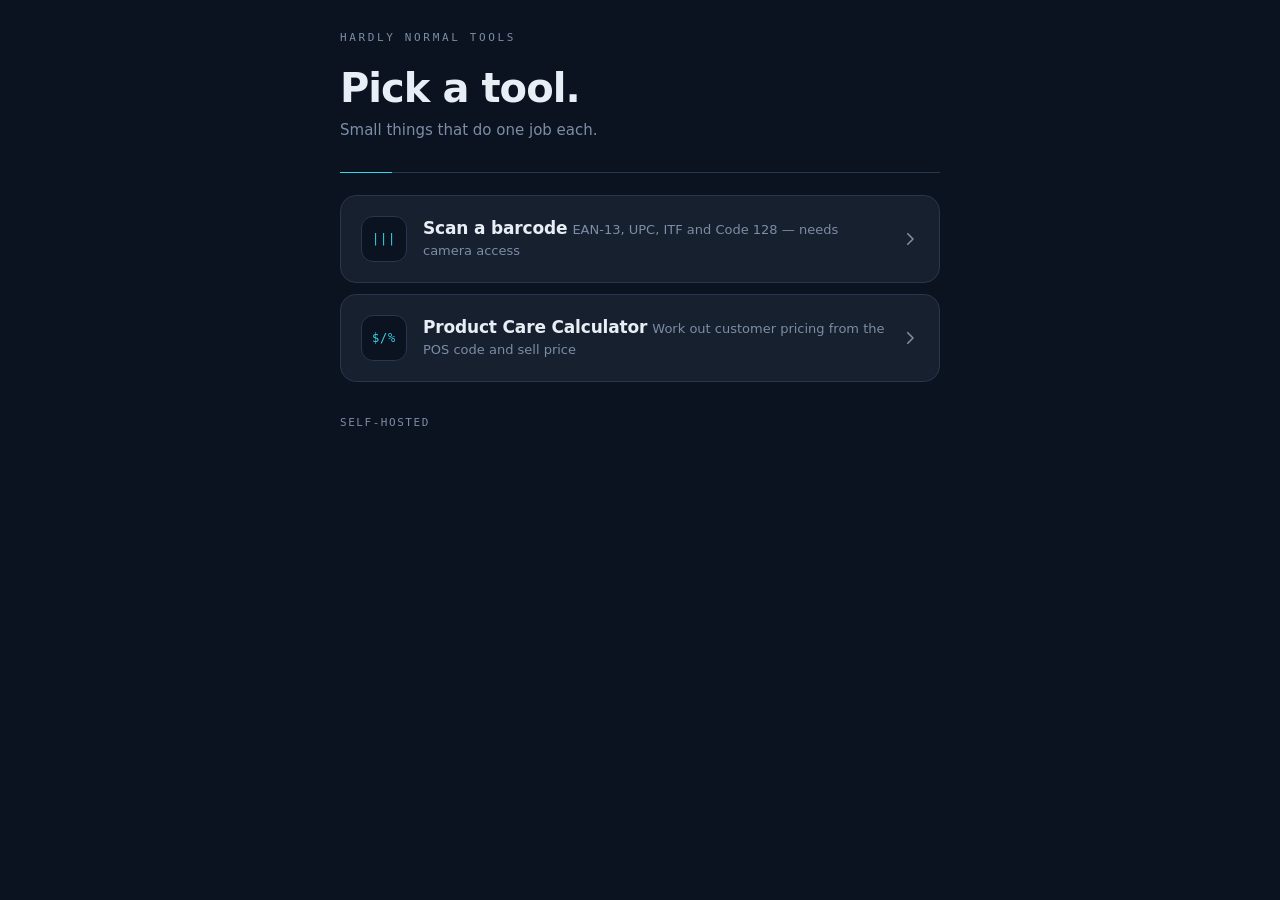
<file: index.html>
<!DOCTYPE html>
<html lang="en">
<head>
<meta charset="utf-8">
<meta name="viewport" content="width=device-width, initial-scale=1, viewport-fit=cover">
<meta name="theme-color" content="#0B1220">
<title>Hardly Normal Tools</title>
<link rel="stylesheet" href="/assets/app.css">
<link rel="manifest" href="/assets/manifest.webmanifest">
<link rel="icon" href="/assets/icons/icon-192.png" type="image/png">
<link rel="apple-touch-icon" href="/assets/icons/apple-touch-icon.png">
<meta name="apple-mobile-web-app-title" content="Hardly Normal Tools">
<!-- Deliberately no apple-mobile-web-app-capable: iOS's standalone mode has a
     long-standing WebKit bug (215884) that re-prompts for camera permission
     on navigation. Staying a normal Safari tab keeps camera access reliable,
     which matters a lot more here than a chromeless window. -->
</head>
<body>
<main class="shell">

  <span class="eyebrow">Hardly Normal Tools</span>
  <h1>Pick a tool.</h1>
  <p class="lede">Small things that do one job each.</p>

  <div class="rule"></div>

  <nav class="tiles">

    <a class="tile" href="/scan/">
      <span class="glyph">|||</span>
      <span class="body">
        <span class="name">Scan a barcode</span>
        <span class="desc">EAN-13, UPC, ITF and Code 128 — needs camera access</span>
      </span>
      <svg class="chev" viewBox="0 0 24 24"><path d="M9 5l7 7-7 7" stroke-linecap="round" stroke-linejoin="round"/></svg>
    </a>

    <a class="tile" href="/care-calc/">
      <span class="glyph">$/%</span>
      <span class="body">
        <span class="name">Product Care Calculator</span>
        <span class="desc">Work out customer pricing from the POS code and sell price</span>
      </span>
      <svg class="chev" viewBox="0 0 24 24"><path d="M9 5l7 7-7 7" stroke-linecap="round" stroke-linejoin="round"/></svg>
    </a>

    <!-- Copy the block above to add a tool. Change href, glyph, name, desc. -->

  </nav>

  <p class="foot">Self-hosted</p>

</main>
<script>if ("serviceWorker" in navigator) navigator.serviceWorker.register("/sw.js");</script>
</body>
</html>
</file>
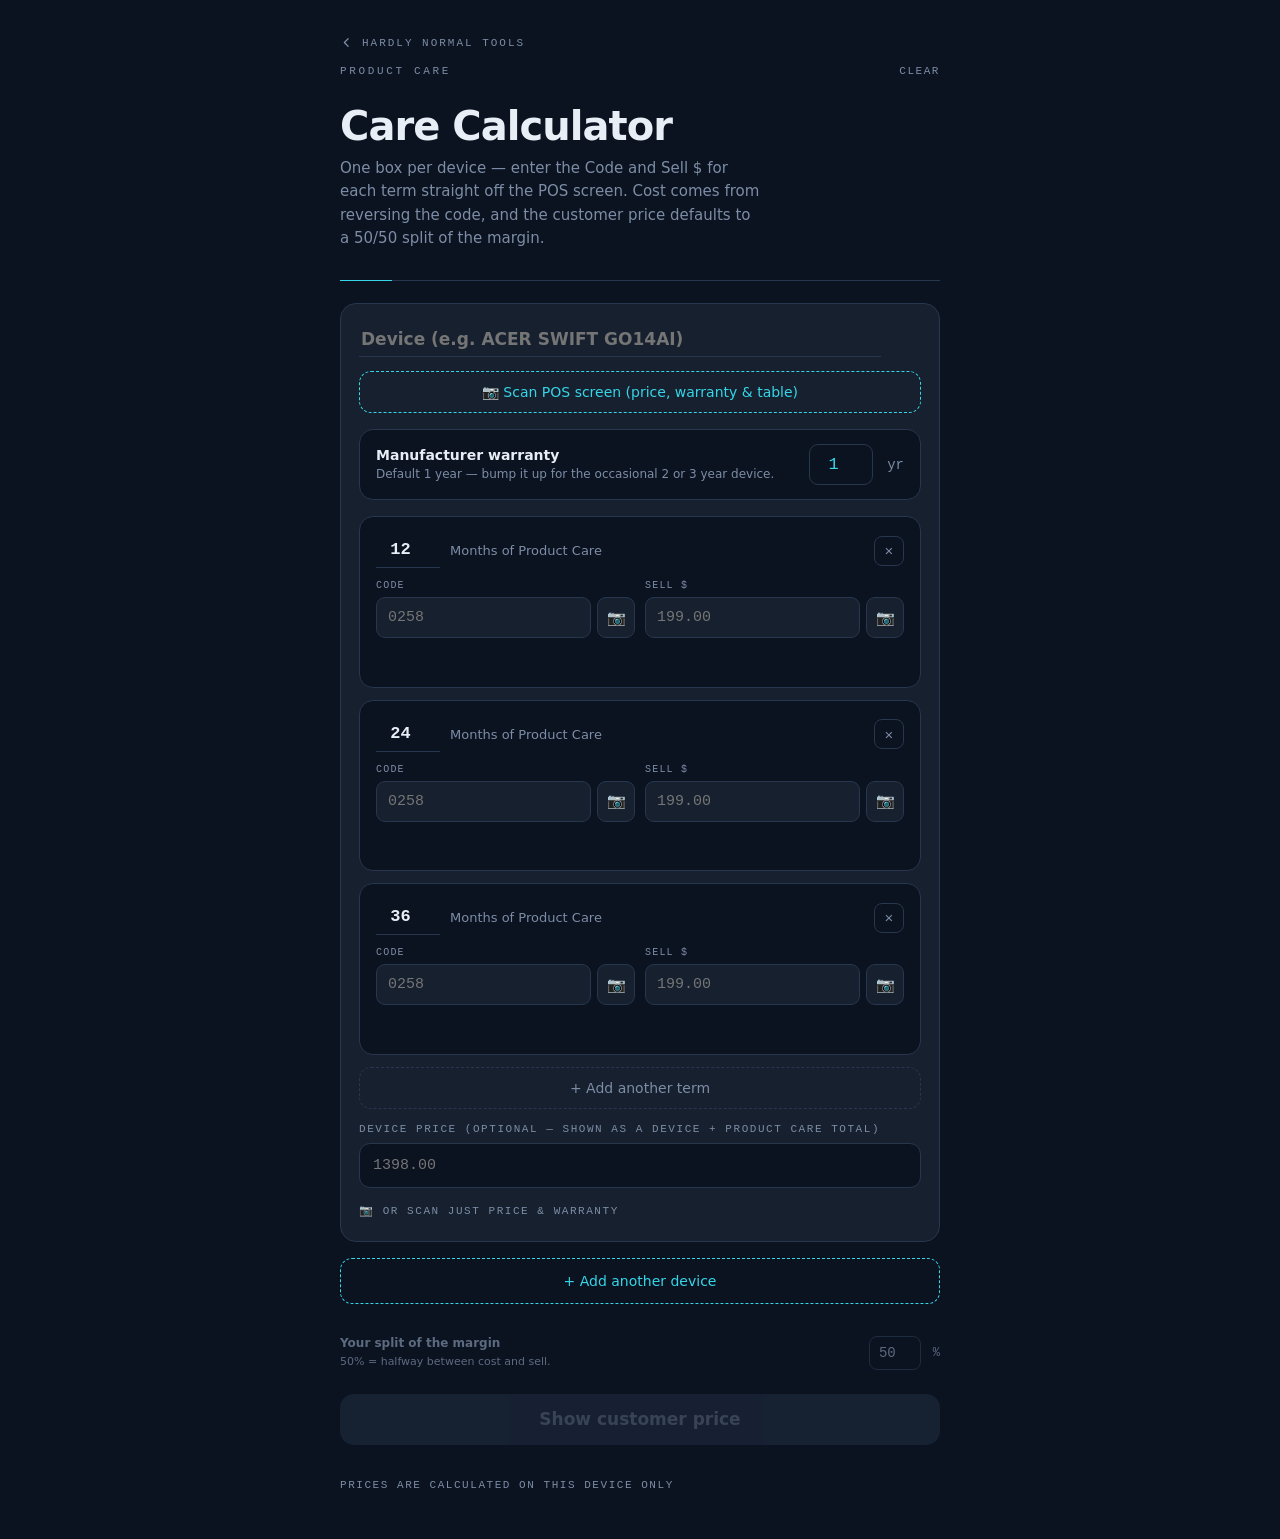
<file: care-calc/index.html>
<!DOCTYPE html>
<html lang="en">
<head>
<meta charset="utf-8">
<meta name="viewport" content="width=device-width, initial-scale=1, viewport-fit=cover">
<meta name="theme-color" content="#0B1220">
<title>Product Care Calculator — Hardly Normal Tools</title>
<link rel="stylesheet" href="/assets/app.css">
<link rel="manifest" href="/assets/manifest.webmanifest">
<link rel="icon" href="/assets/icons/icon-192.png" type="image/png">
<link rel="apple-touch-icon" href="/assets/icons/apple-touch-icon.png">
<meta name="apple-mobile-web-app-title" content="Hardly Normal Tools">
<!-- Deliberately no apple-mobile-web-app-capable: see index.html for why. -->
<style>
  /* --- form controls, scoped to this page --- */
  label.f{display:block;font-family:var(--mono);font-size:11px;letter-spacing:.14em;
    text-transform:uppercase;color:var(--muted);margin:0 0 8px}
  input.line{width:100%;padding:13px;border-radius:11px;border:1px solid var(--edge);
    background:var(--ink-lift);color:var(--paper);font-family:var(--mono);font-size:15px}
  .field{margin-bottom:20px}

  .splitrow{display:flex;align-items:center;gap:14px;background:var(--ink-lift);
    border:1px solid var(--edge);border-radius:14px;padding:14px 16px;margin-bottom:20px}
  .splitrow .txt{flex:1}
  .splitrow .txt b{display:block;font-size:14px;font-weight:600}
  .splitrow .txt span{color:var(--muted);font-size:12px;line-height:1.4}
  .splitrow input{width:64px;flex:none;padding:10px 0;border-radius:9px;border:1px solid var(--edge);
    background:var(--ink);color:var(--live);font-family:var(--mono);font-size:17px;text-align:center}
  .splitrow .pct{color:var(--muted);font-family:var(--mono);font-size:14px;flex:none}

  /* One box per device — holds its own warranty, its Product Care term
     rows, and (optionally) the device's own price at the bottom. Nested
     controls inside are given the darker --ink background rather than
     re-using --ink-lift, so they read as "inside" the device card instead
     of floating at the same visual weight. */
  .devicecard{background:var(--ink-lift);border:1px solid var(--edge);border-radius:16px;
    padding:18px;margin-bottom:16px}
  .devicecard .devhead{display:flex;align-items:center;gap:10px;margin-bottom:14px}
  .devicecard .devhead input{flex:1;min-width:0;background:transparent;border:0;
    border-bottom:1px solid var(--edge);color:var(--paper);font:600 17px/1.3 var(--sans);
    padding:6px 2px}
  .devicecard .splitrow{background:var(--ink);margin-bottom:16px}
  .devicecard input.line{background:var(--ink)}

  .rmv{flex:none;width:30px;height:30px;border-radius:8px;border:1px solid var(--edge);
    background:transparent;color:var(--muted);font-size:15px;line-height:1;cursor:pointer}
  .rmv:active{transform:scale(.94)}

  .rowcard{background:var(--ink);border:1px solid var(--edge);border-radius:14px;
    padding:16px;margin-bottom:12px}
  .rowcard .rowhead{display:flex;align-items:center;gap:10px;margin-bottom:12px}
  .rowcard .rowhead .months{flex:none;width:64px;background:transparent;border:0;
    border-bottom:1px solid var(--edge);color:var(--paper);font:600 17px/1.3 var(--mono);
    padding:6px 2px;text-align:center}
  .rowcard .rowhead .monthslabel{flex:1;min-width:0;color:var(--muted);font-size:13px}
  .rowcard .rowgrid{display:grid;grid-template-columns:1fr 1fr;gap:10px}
  .rowcard .rowgrid div label{display:block;font-family:var(--mono);font-size:10px;
    letter-spacing:.12em;text-transform:uppercase;color:var(--muted);margin-bottom:6px}
  .rowcard .rowgrid input{width:100%;padding:11px;border-radius:9px;border:1px solid var(--edge);
    background:var(--ink-lift);color:var(--paper);font-family:var(--mono);font-size:15px}
  .inputrow{display:flex;gap:6px}
  .inputrow input{flex:1;min-width:0}
  .ocrmini{flex:none;width:38px;border-radius:9px;border:1px solid var(--edge);
    background:var(--ink-lift);color:var(--muted);font-size:15px;cursor:pointer;
    display:grid;place-items:center}
  .ocrmini:active{transform:scale(.94)}
  /* The cost/margin readout, deliberately the least visually prominent
     thing on the page (small, muted, bottom of its row) — see CLAUDE.md /
     the "don't want it to be obvious" request this was built for. */
  .rowcard .calc{margin-top:12px;font-family:var(--mono);font-size:12px;color:var(--muted);
    line-height:1.7;min-height:1.7em}
  .rowcard .calc b{color:var(--live);font-weight:600}
  .rowcard .calc.warn{color:var(--warn)}

  .addbtn{width:100%;padding:13px;border-radius:12px;border:1px dashed var(--edge);
    background:transparent;color:var(--muted);font:500 14px/1 var(--sans);cursor:pointer;
    margin-bottom:14px}
  .addbtn:active{transform:scale(.99)}
  .addbtn.device{margin-bottom:24px;padding:15px;color:var(--live);border-color:var(--live)}
  .addbtn.scanTable{margin-bottom:16px;color:var(--live);border-color:var(--live)}

  .primary{display:block;width:100%;padding:17px;border:0;border-radius:14px;
    background:var(--live);color:#07202B;font:600 17px/1 var(--sans);cursor:pointer}
  .primary:active{transform:scale(.985)}
  .primary:disabled{opacity:.4;background:var(--edge);color:var(--muted)}

  .clearlink{font-family:var(--mono);font-size:11px;letter-spacing:.14em;text-transform:uppercase;
    color:var(--muted);background:none;border:0;cursor:pointer;padding:6px 0}
  .clearlink:active{color:var(--warn)}
  .scanHeader{display:block;margin-top:2px}
  .headrow{display:flex;align-items:baseline;justify-content:space-between;gap:12px}

  /* The margin-split control, moved to the bottom of the page and styled
     down on purpose (no card, no colour) — this is the "margin box" that
     shouldn't be the obvious/prominent thing on screen. Still fully
     functional, just visually quiet. */
  .marginbox{display:flex;align-items:center;gap:12px;margin:8px 0 24px;opacity:.72}
  .marginbox .txt{flex:1}
  .marginbox .txt b{display:block;font-size:12px;font-weight:600;color:var(--muted)}
  .marginbox .txt span{color:var(--muted);font-size:11px;line-height:1.4}
  .marginbox input{width:52px;flex:none;padding:8px 0;border-radius:8px;border:1px solid var(--edge);
    background:transparent;color:var(--muted);font-family:var(--mono);font-size:14px;text-align:center}
  .marginbox .pct{color:var(--muted);font-family:var(--mono);font-size:12px;flex:none}

  /* --- customer-facing view --- */
  #customerView{display:none}
  #customerView.open{display:block}
  #editView.hidden{display:none}
  .devSection:first-of-type .devTitle{margin-top:0}
  .devTitle{font-size:16px;font-weight:600;letter-spacing:-.01em;margin:28px 0 12px}
  /* Cards are tappable: staff taps whichever one the customer says they
     want, so it stays visibly highlighted as a "that one" reminder — see
     the click handler in showCustomerView(). */
  .priceCard{position:relative;background:var(--ink-lift);border:1px solid var(--edge);
    border-radius:18px;padding:26px 22px;margin-bottom:14px;text-align:center;cursor:pointer;
    transition:border-color .15s ease, background .15s ease, transform .1s ease}
  .priceCard:active{transform:scale(.99)}
  .priceCard.selected{border-color:var(--live);background:#132233;
    box-shadow:0 0 0 2px rgba(53,214,232,.28)}
  .priceCard .check{display:none;position:absolute;top:14px;right:14px;width:24px;height:24px;
    border-radius:50%;background:var(--live);color:#07202B;font:700 14px/24px var(--sans)}
  .priceCard.selected .check{display:block}
  .priceCard .title{font-size:13px;line-height:1.5;color:var(--muted);margin-bottom:16px}
  .priceCard .was{font-family:var(--mono);font-size:15px;color:var(--muted);
    text-decoration:line-through;text-decoration-color:var(--edge)}
  .priceCard .price{font-size:clamp(36px,11vw,54px);font-weight:700;letter-spacing:-.02em;
    color:var(--live);margin-top:4px}
  .priceCard .save{display:inline-block;margin-top:12px;padding:7px 14px;border-radius:999px;
    background:rgba(53,214,232,.12);color:var(--live);font-family:var(--mono);font-size:12px;
    letter-spacing:.05em}
  .priceCard .withdevice{margin-top:14px;padding-top:14px;border-top:1px solid var(--edge);
    font-family:var(--mono);font-size:12px;color:var(--muted)}
  .priceCard .withdevice b{color:var(--paper);font-weight:600}
  #custEmpty{color:var(--muted);font-size:14px;padding:30px 0;text-align:center}

  /* --- OCR capture overlay (per-field: Code or Sell $) ---
     Same shape as /scan/'s camera+Tesseract flow (crop a band, recognize,
     show an editable result before it's used) but simplified to a single
     manual "capture" tap rather than a continuous decode loop, and scoped
     to one field per open rather than the whole page. See CLAUDE.md notes
     on /scan/'s OCR path for the lazy-load and crop-vs-reticle caveats,
     which apply here too. */
  #ocrStage{position:fixed;inset:0;z-index:50;display:none;background:#000}
  #ocrStage.open{display:block}
  #ocrCam{position:fixed;inset:0;background:#000}
  #ocrVideo{width:100%;height:100%;object-fit:cover;display:block}
  #ocrVeil{position:fixed;inset:0;pointer-events:none;z-index:2;
    background:radial-gradient(ellipse 74% 20% at 50% 42%, transparent 55%, rgba(11,18,32,.82) 100%)}
  #ocrReticle{position:fixed;left:50%;top:42%;transform:translate(-50%,-50%);z-index:3;
    width:min(72vw,340px);height:78px;border:2.5px solid var(--live);border-radius:12px;
    pointer-events:none}
  /* Wider/taller box for the whole-panel capture — sized to frame the
     Sell Price / Manufacturer Warranty lines *and* all of the "Available
     product protection offer" rows in one shot, matched by
     ocrCropFrame()'s wFrac/hFrac when ocrMode is "table". */
  #ocrReticle.table{width:min(92vw,480px);height:300px}
  /* Tighter box for the dedicated Sell Price/Warranty-only capture — a
     smaller crop of just those 2 lines gives Tesseract more effective
     resolution on that (smaller, harder-to-read) text than trying to fit
     it plus the whole term table in one shot. */
  #ocrReticle.header{width:min(85vw,400px);height:130px}
  #ocrTop{position:fixed;top:0;left:0;right:0;z-index:6;
    display:flex;align-items:center;justify-content:space-between;
    padding:calc(env(safe-area-inset-top) + 10px) 16px 14px;
    background:linear-gradient(180deg,rgba(11,18,32,.92),transparent)}
  #ocrTop .clearlink{padding:8px 4px}
  #ocrState{font-family:var(--mono);font-size:12px;letter-spacing:.08em;color:var(--live)}
  #ocrShutter{position:fixed;left:50%;bottom:calc(env(safe-area-inset-bottom) + 34px);
    transform:translateX(-50%);z-index:6;width:70px;height:70px;border-radius:50%;
    border:4px solid var(--paper);background:var(--live);cursor:pointer}
  #ocrShutter:active{transform:translateX(-50%) scale(.92)}
  #ocrShutter:disabled{opacity:.5}
  #ocrSheet{position:fixed;left:0;right:0;bottom:0;z-index:7;
    padding:18px 16px calc(env(safe-area-inset-bottom) + 18px);
    background:linear-gradient(180deg,rgba(11,18,32,.55),rgba(11,18,32,.97) 30%);
    border-top:1px solid var(--edge);
    transform:translateY(101%);transition:transform .24s cubic-bezier(.2,.9,.3,1)}
  #ocrSheet.up{transform:none}
  #ocrResult{font-family:var(--mono);font-size:clamp(24px,7vw,34px);letter-spacing:.03em;
    line-height:1;padding:4px 2px}
  /* Table-mode review: a compact editable list (Months/Code/Sell per
     parsed row) instead of the single-value #ocrResult — swapped via the
     "tablemode" class on #ocrSheet so one overlay/sheet serves both modes. */
  #ocrResult, #ocrRows, #ocrHeader{display:none}
  #ocrSheet:not(.tablemode):not(.headermode) #ocrResult{display:block}
  #ocrSheet.tablemode #ocrHeader, #ocrSheet.headermode #ocrHeader{display:block}
  #ocrSheet.tablemode #ocrRows{display:block;max-height:32vh;overflow-y:auto}
  .ocrRowItem{display:flex;align-items:flex-end;gap:8px;padding:10px 0;border-bottom:1px solid var(--edge)}
  .ocrRowItem:last-child{border-bottom:0}
  .ocrRowItem > div{display:flex;flex-direction:column;gap:5px}
  .ocrRowItem .m{flex:0 0 52px}
  .ocrRowItem .c{flex:1}
  .ocrRowItem .s{flex:1}
  .ocrRowItem label{font-family:var(--mono);font-size:9px;letter-spacing:.1em;
    text-transform:uppercase;color:var(--muted)}
  .ocrRowItem input{width:100%;padding:9px;border-radius:8px;border:1px solid var(--edge);
    background:var(--ink);color:var(--paper);font-family:var(--mono);font-size:14px}
  #ocrRowsEmpty{color:var(--muted);font-size:13px;padding:6px 0}
  #ocrRawToggle{display:block;margin-top:14px;padding:2px 0}
  #ocrRawText{display:none;margin-top:8px;padding:10px;background:var(--ink);
    border:1px solid var(--edge);border-radius:10px;font-family:var(--mono);font-size:11px;
    line-height:1.5;color:var(--muted);white-space:pre-wrap;max-height:22vh;overflow-y:auto}
  #ocrRawText.open{display:block}
  #ocrUse{display:block;width:100%;margin-top:16px;padding:16px;border:0;border-radius:14px;
    background:var(--lock);color:#07200F;font:600 16px/1 var(--sans);cursor:pointer}
  #ocrRetry{display:block;width:100%;margin-top:9px;padding:12px;border:1px solid var(--edge);
    border-radius:14px;background:transparent;color:var(--muted);font:500 14px/1 var(--sans);
    cursor:pointer}
  #ocrFatal{position:fixed;inset:0;z-index:8;display:none;place-items:center;padding:32px;
    text-align:center;background:var(--ink);font-size:15px;line-height:1.6}
</style>
</head>
<body>
<main class="shell">

  <section id="editView">
    <a class="back" href="/">
      <svg viewBox="0 0 24 24"><path d="M15 5l-7 7 7 7" stroke-linecap="round" stroke-linejoin="round"/></svg>
      Hardly Normal Tools
    </a>

    <div class="headrow">
      <span class="eyebrow">Product Care</span>
      <button class="clearlink" id="clearBtn">Clear</button>
    </div>
    <h1>Care Calculator</h1>
    <p class="lede">One box per device — enter the Code and Sell $ for each term straight
      off the POS screen. Cost comes from reversing the code, and the customer price
      defaults to a 50/50 split of the margin.</p>

    <div class="rule"></div>

    <div id="devices"></div>
    <button class="addbtn device" id="addDevice">+ Add another device</button>

    <div class="marginbox">
      <div class="txt">
        <b>Your split of the margin</b>
        <span>50% = halfway between cost and sell.</span>
      </div>
      <input id="split" type="number" inputmode="decimal" min="0" max="100" step="1" value="50">
      <span class="pct">%</span>
    </div>

    <button class="primary" id="showCust" disabled>Show customer price</button>
  </section>

  <section id="customerView">
    <!-- Deliberately only one "back to edit" control, small and up here —
         a customer holding/looking at the phone could tap a big bottom
         button by accident while this screen is meant for them to read. -->
    <button class="clearlink" id="backBtn">
      &larr; Back to edit
    </button>
    <span class="eyebrow" style="display:block;margin-top:18px">Product Care</span>
    <h1>Your options</h1>
    <div class="rule"></div>
    <div id="custRows"></div>
    <div id="custEmpty">No terms entered yet — go back and fill in a code and sell price.</div>
  </section>

  <p class="foot">Prices are calculated on this device only</p>

</main>

<!-- OCR capture overlay, shared by every "scan this number" button — see
     openOcr()/closeOcr() below. Hidden until a row's camera button opens it. -->
<div id="ocrStage">
  <div id="ocrCam"><video id="ocrVideo" playsinline muted autoplay></video></div>
  <div id="ocrVeil"></div>
  <div id="ocrReticle"></div>
  <header id="ocrTop">
    <button class="clearlink" id="ocrCancel">&larr; Cancel</button>
    <span id="ocrState">starting</span>
  </header>
  <button id="ocrShutter" title="Capture"></button>
  <section id="ocrSheet">
    <div id="ocrResult" contenteditable="true" spellcheck="false" autocapitalize="off"></div>
    <div id="ocrHeader"></div>
    <div id="ocrRows"></div>
    <!-- Temporary diagnostic, same idea as /scan/'s #dbg readout — lets a
         missed row/field be diagnosed from the actual OCR text next time,
         instead of guessing. Safe to remove once table OCR is reliable. -->
    <button type="button" class="clearlink" id="ocrRawToggle">Show raw text read</button>
    <pre id="ocrRawText"></pre>
    <button id="ocrUse">Use this</button>
    <button id="ocrRetry">Retry</button>
  </section>
  <div id="ocrFatal"></div>
</div>

<script>
if ("serviceWorker" in navigator) navigator.serviceWorker.register("/sw.js");

const $ = s => document.querySelector(s);
const devicesEl = $("#devices"), addDeviceBtn = $("#addDevice"),
      showCustBtn = $("#showCust"), splitEl = $("#split"),
      editView = $("#editView"), custView = $("#customerView"),
      custRows = $("#custRows"), custEmpty = $("#custEmpty");

const STORE_KEY = "cc.state";

function uid(){ return Math.random().toString(36).slice(2, 9); }

// Product Care terms are sold in months (matches the "- 062 12 MTHS" /
// "24 MTHS" / "36 MTHS" naming on the POS screen), so rows track months
// rather than a free-text label — the customer-facing title is generated
// from that number plus the device's manufacturer warranty (coverageTitle()).
const DEFAULT_ROWS = () => ([
  { id: uid(), months: 12, code: "", sell: "" },
  { id: uid(), months: 24, code: "", sell: "" },
  { id: uid(), months: 36, code: "", sell: "" },
]);
// Warranty lives per device (not globally) — it's a property of the specific
// device on screen, not the sale as a whole, and staff sometimes pitch a
// 1yr device and a 2/3yr device in the same visit.
const DEFAULT_DEVICE = () => ({
  id: uid(), product: "", warrantyYears: 1, devicePrice: "", rows: DEFAULT_ROWS(),
});
const DEFAULT_STATE = () => ({ split: 50, devices: [DEFAULT_DEVICE()] });

function migrateRow(r){
  if(!isFinite(r.months)){
    const m = parseInt(String(r.term || "").replace(/\D/g, ""), 10);
    r.months = isFinite(m) && m > 0 ? m : 12;
  }
}
function migrateDevice(dev){
  if(!isFinite(dev.warrantyYears)) dev.warrantyYears = 1;
  if(dev.devicePrice == null) dev.devicePrice = "";
  if(!Array.isArray(dev.rows) || !dev.rows.length) dev.rows = DEFAULT_ROWS();
  dev.rows.forEach(migrateRow);
}

function loadState(){
  try{
    const raw = JSON.parse(localStorage.getItem(STORE_KEY) || "null");
    if(raw){
      if(Array.isArray(raw.devices) && raw.devices.length){
        raw.devices.forEach(migrateDevice);
        if(!isFinite(raw.split)) raw.split = 50;
        return raw;
      }
      // Pre-multi-device save: one flat {product, warrantyYears, rows} —
      // fold it into a single device so nothing already entered is lost.
      if(Array.isArray(raw.rows) && raw.rows.length){
        const dev = {
          id: uid(), product: raw.product || "",
          warrantyYears: isFinite(raw.warrantyYears) ? raw.warrantyYears : 1,
          devicePrice: "", rows: raw.rows,
        };
        migrateDevice(dev);
        return { split: isFinite(raw.split) ? raw.split : 50, devices: [dev] };
      }
    }
  }catch{}
  return DEFAULT_STATE();
}
let state = loadState();

function persist(){
  localStorage.setItem(STORE_KEY, JSON.stringify(state));
}

// --- money / cost math ---
// The POS "Code" column is the cost price, digit-reversed (see CLAUDE.md /
// the confirmed-by-margin-consistency check this tool was built against).
// e.g. code "0258" reversed -> "8520" -> cost $85.20 (cents).
function costFromCode(codeRaw){
  const digits = String(codeRaw || "").replace(/\D/g, "");
  if(!digits) return null;
  const reversed = digits.split("").reverse().join("");
  const cents = parseInt(reversed, 10);
  return isFinite(cents) ? cents / 100 : null;
}

// Rounds to the nearest $10, minus a cent — the "nearest .99" convention
// for customer-facing prices (e.g. $113.85 -> $109.99).
function roundTo99(v){
  if(!isFinite(v) || v <= 0) return null;
  const base = Math.max(10, Math.round(v / 10) * 10);
  return base - 0.01;
}

function fmt(v){ return "$" + v.toFixed(2); }

function calcRow(row, splitPct){
  const cost = costFromCode(row.code);
  const sell = parseFloat(row.sell);
  if(cost == null || !isFinite(sell) || sell <= 0) return null;
  const margin = sell - cost;
  const pct = isFinite(splitPct) ? splitPct : 50;
  const raw = cost + margin * (pct / 100);
  let price = roundTo99(raw);
  // raw is always <= sell (pct maxes out at 100%), but rounding to the
  // nearest .99 can round it back up past sell on a thin margin — never
  // show a "discount" that's actually a markup.
  if(price != null && price > sell) price = sell;
  const savings = price != null ? sell - price : null;
  return { cost, sell, margin, price, savings, suspect: margin <= 0 };
}

// "1 Year Warranty + 2 Years Product Care = 3 Years Coverage" — built from
// this device's manufacturer warranty plus the row's Product Care term.
function monthsLabel(m){
  if(!isFinite(m) || m <= 0) return "0 Months";
  if(m % 12 === 0){ const y = m / 12; return `${y} Year${y === 1 ? "" : "s"}`; }
  return `${m} Month${m === 1 ? "" : "s"}`;
}
function coverageTitle(warrantyYears, careMonths){
  const warrantyMonths = Math.round((isFinite(warrantyYears) ? warrantyYears : 1) * 12);
  const totalMonths = warrantyMonths + careMonths;
  return `${monthsLabel(warrantyMonths)} Warranty + ${monthsLabel(careMonths)} Product Care `
    + `= ${monthsLabel(totalMonths)} Coverage`;
}

function escapeAttr(s){
  return String(s ?? "").replace(/&/g,"&amp;").replace(/"/g,"&quot;").replace(/</g,"&lt;");
}

// --- term row (nested inside a device card) ---
function buildRowEl(dev, row){
  const el = document.createElement("div");
  el.className = "rowcard";
  el.innerHTML = `
    <div class="rowhead">
      <input class="months" type="number" inputmode="numeric" min="1" step="1" value="${escapeAttr(row.months)}">
      <span class="monthslabel">Months of Product Care</span>
      <button class="rmv" title="Remove this term">&times;</button>
    </div>
    <div class="rowgrid">
      <div>
        <label>Code</label>
        <div class="inputrow">
          <input class="code" inputmode="numeric" placeholder="0258" value="${escapeAttr(row.code)}">
          <button type="button" class="ocrmini" data-kind="code" title="Scan this number">&#128247;</button>
        </div>
      </div>
      <div>
        <label>Sell $</label>
        <div class="inputrow">
          <input class="sell" type="number" inputmode="decimal" step="0.01" min="0" placeholder="199.00" value="${escapeAttr(row.sell)}">
          <button type="button" class="ocrmini" data-kind="sell" title="Scan this number">&#128247;</button>
        </div>
      </div>
    </div>
    <div class="calc"></div>
  `;
  const monthsEl = el.querySelector(".months"), codeEl = el.querySelector(".code"),
        sellEl = el.querySelector(".sell"), calcEl = el.querySelector(".calc");

  el.querySelectorAll(".ocrmini").forEach(btn => {
    btn.onclick = () => openOcr(btn.dataset.kind === "code" ? codeEl : sellEl, btn.dataset.kind);
  });

  const sync = () => {
    const m = parseInt(monthsEl.value, 10);
    row.months = isFinite(m) && m > 0 ? m : row.months;
    row.code = codeEl.value;
    row.sell = sellEl.value;
    persist();
    renderCalc(calcEl, row);
    updateShowButton();
  };
  monthsEl.oninput = sync;
  codeEl.oninput = sync;
  sellEl.oninput = sync;
  el.querySelector(".rmv").onclick = () => {
    dev.rows = dev.rows.filter(r => r.id !== row.id);
    if(!dev.rows.length) dev.rows = DEFAULT_ROWS();
    persist();
    renderDevices();
  };

  renderCalc(calcEl, row);
  return el;
}

function renderCalc(calcEl, row){
  const split = parseFloat(splitEl.value);
  const r = calcRow(row, split);
  if(!row.code && !row.sell){
    calcEl.className = "calc";
    calcEl.textContent = "";
    return;
  }
  if(!r){
    calcEl.className = "calc warn";
    calcEl.textContent = "Enter both a code and a sell price to calculate.";
    return;
  }
  if(r.suspect){
    calcEl.className = "calc warn";
    calcEl.textContent = `Cost ${fmt(r.cost)} ≥ sell ${fmt(r.sell)} — check the code was read right.`;
    return;
  }
  calcEl.className = "calc";
  calcEl.textContent = `Cost ${fmt(r.cost)} · Margin ${fmt(r.margin)} · Save ${fmt(r.savings)} · Your price `;
  const b = document.createElement("b");
  b.textContent = fmt(r.price);
  calcEl.appendChild(b);
}

// --- device card ---
function buildDeviceEl(dev){
  const el = document.createElement("div");
  el.className = "devicecard";
  el.innerHTML = `
    <div class="devhead">
      <input class="devname" placeholder="Device (e.g. ACER SWIFT GO14AI)" autocapitalize="words" spellcheck="false" value="${escapeAttr(dev.product)}">
      <button class="rmv" title="Remove this device">&times;</button>
    </div>
    <button type="button" class="addbtn scanTable">&#128247; Scan POS screen (price, warranty &amp; table)</button>
    <div class="splitrow">
      <div class="txt">
        <b>Manufacturer warranty</b>
        <span>Default 1 year — bump it up for the occasional 2 or 3 year device.</span>
      </div>
      <input class="devwarranty" type="number" inputmode="decimal" min="0" max="10" step="1" value="${escapeAttr(dev.warrantyYears)}">
      <span class="pct">yr</span>
    </div>
    <div class="devrows"></div>
    <button class="addbtn devaddrow">+ Add another term</button>
    <div class="field" style="margin-bottom:10px">
      <label class="f">Device price (optional — shown as a device + Product Care total)</label>
      <input class="line devprice" type="number" inputmode="decimal" step="0.01" min="0" placeholder="1398.00" value="${escapeAttr(dev.devicePrice)}">
    </div>
    <!-- The whole-panel scan above sometimes misses this Sell Price / Warranty
         header — it's smaller text than the term table and easy to leave
         slightly out of frame or focus in one wide shot. A tighter, dedicated
         crop of just these two lines reads them more reliably. -->
    <button type="button" class="clearlink scanHeader">&#128247; Or scan just price &amp; warranty</button>
  `;
  const nameEl = el.querySelector(".devname"), warrantyEl = el.querySelector(".devwarranty"),
        priceEl = el.querySelector(".devprice"), rowsEl = el.querySelector(".devrows"),
        addRowBtn = el.querySelector(".devaddrow"), scanTableBtn = el.querySelector(".scanTable"),
        scanHeaderBtn = el.querySelector(".scanHeader");

  nameEl.oninput = () => { dev.product = nameEl.value; persist(); };
  warrantyEl.oninput = () => { dev.warrantyYears = parseFloat(warrantyEl.value); persist(); };
  priceEl.oninput = () => { dev.devicePrice = priceEl.value; persist(); };
  scanTableBtn.onclick = () => openTableOcr(dev);
  scanHeaderBtn.onclick = () => openHeaderOcr(dev);
  el.querySelector(".rmv").onclick = () => {
    state.devices = state.devices.filter(d => d.id !== dev.id);
    if(!state.devices.length) state.devices = [DEFAULT_DEVICE()];
    persist();
    renderDevices();
  };
  addRowBtn.onclick = () => {
    dev.rows.push({ id: uid(), months: 12, code: "", sell: "" });
    persist();
    renderDevices();
  };

  dev.rows.forEach(row => rowsEl.appendChild(buildRowEl(dev, row)));
  return el;
}

function renderDevices(){
  devicesEl.innerHTML = "";
  state.devices.forEach(dev => devicesEl.appendChild(buildDeviceEl(dev)));
  // Only show the remove-device button when there's more than one — no
  // point offering to remove the only device on the page.
  const rmvBtns = devicesEl.querySelectorAll(".devhead .rmv");
  rmvBtns.forEach(b => { b.style.visibility = state.devices.length > 1 ? "visible" : "hidden"; });
  updateShowButton();
}

function recalcAll(){
  // Term rows render in the same order as state.devices/dev.rows, so a
  // flattened list zips 1:1 with the .rowcard elements in the DOM.
  const flat = state.devices.flatMap(d => d.rows);
  document.querySelectorAll(".rowcard").forEach((el, i) => renderCalc(el.querySelector(".calc"), flat[i]));
  updateShowButton();
}

function allValidEntries(){
  const split = parseFloat(splitEl.value);
  const out = [];
  state.devices.forEach(dev => {
    dev.rows.forEach(row => {
      const calc = calcRow(row, split);
      if(calc && !calc.suspect) out.push({ dev, row, calc });
    });
  });
  return out;
}

function updateShowButton(){
  showCustBtn.disabled = allValidEntries().length === 0;
}

// --- wiring ---
splitEl.value = isFinite(state.split) ? state.split : 50;
splitEl.oninput = () => {
  state.split = parseFloat(splitEl.value);
  persist();
  recalcAll();
};

addDeviceBtn.onclick = () => {
  state.devices.push(DEFAULT_DEVICE());
  persist();
  renderDevices();
};

$("#clearBtn").onclick = () => {
  if(!confirm("Clear this form and start over?")) return;
  state = DEFAULT_STATE();
  persist();
  splitEl.value = 50;
  renderDevices();
};

// Which row's card is highlighted on the customer screen — kept outside
// showCustomerView() (which rebuilds the cards from scratch every time)
// so the highlight survives a trip back to edit and forward again, as
// long as that row still exists.
let selectedRowId = null;
function applySelection(){
  custRows.querySelectorAll(".priceCard").forEach(c => {
    c.classList.toggle("selected", c.dataset.rowId === selectedRowId);
  });
}

function showCustomerView(){
  const entries = allValidEntries();
  custRows.innerHTML = "";
  custEmpty.style.display = entries.length ? "none" : "block";

  state.devices.forEach(dev => {
    const devEntries = entries.filter(e => e.dev.id === dev.id);
    if(!devEntries.length) return;
    const section = document.createElement("div");
    section.className = "devSection";
    const title = document.createElement("div");
    title.className = "devTitle";
    title.textContent = dev.product?.trim() || "Product Care";
    section.appendChild(title);

    const devicePrice = parseFloat(dev.devicePrice);
    const hasDevicePrice = isFinite(devicePrice) && devicePrice > 0;

    devEntries.forEach(({ row, calc }) => {
      const card = document.createElement("div");
      card.className = "priceCard";
      card.dataset.rowId = row.id;
      card.innerHTML = `<div class="check">&check;</div>
        <div class="title">${escapeAttr(coverageTitle(dev.warrantyYears, row.months))}</div>
        <div class="was">Was ${fmt(calc.sell)}</div>
        <div class="price">${fmt(calc.price)}</div>
        <div class="save">Save ${fmt(calc.savings)}</div>
        ${hasDevicePrice ? `<div class="withdevice">Device + Product Care: <b>${fmt(devicePrice + calc.price)}</b></div>` : ""}`;
      // Tap to mark "this is the one the customer picked" — tap again to
      // clear it. Only one card highlighted at a time, across all devices.
      card.onclick = () => {
        selectedRowId = selectedRowId === row.id ? null : row.id;
        applySelection();
      };
      section.appendChild(card);
    });
    custRows.appendChild(section);
  });

  applySelection();
  editView.classList.add("hidden");
  custView.classList.add("open");
  window.scrollTo(0, 0);
}
function showEditView(){
  custView.classList.remove("open");
  editView.classList.remove("hidden");
  window.scrollTo(0, 0);
}

showCustBtn.onclick = showCustomerView;
$("#backBtn").onclick = showEditView;

// --- OCR capture: three modes sharing one camera overlay ---
// "field" fills a single Code or Sell $ input from a close-up crop (the
// original per-row camera buttons). "table" reads the whole POS panel in
// one shot — the device's own Sell Price and Manufacturer Warranty (which
// sit directly above the term table on screen) plus every term row — and
// fills all of it at once, since that panel's layout is fixed and a photo
// of it can be parsed by text position rather than needing a separate
// photo per field. "header" is a fallback covering just the Sell Price/
// Warranty lines with a tighter crop — real-world testing showed that
// header, being smaller text than the term table, is noticeably less
// reliable inside the single wide "table" shot (sometimes reads, sometimes
// doesn't, per the exact same photo conditions); a dedicated closer-up
// crop of just those two lines gives Tesseract more effective resolution
// on them. All three modes reuse /scan/'s proven pattern: lazy-load
// tesseract.js@5 only on first use, crop a band matching the on-screen
// reticle rather than OCR'ing the whole video frame, one manual "capture"
// tap rather than a continuous per-frame loop.
//
// NOT verified against a real POS screen from this environment (no camera
// here) — light text on a dark, possibly screen-glared monitor is a very
// different OCR target to the printed tickets /scan/'s OCR was built for,
// and table mode adds a second layer of risk on top (parsing which number
// is Code vs. Sell $ vs. the per-month Calc column from noisy text). That's
// exactly why both modes land in an editable review before anything is
// written to a row: a bad read is a quick correction, not a dead end.
const ocrStage = $("#ocrStage"), ocrVideo = $("#ocrVideo"), ocrState = $("#ocrState"),
      ocrShutter = $("#ocrShutter"), ocrSheet = $("#ocrSheet"), ocrResult = $("#ocrResult"),
      ocrRows = $("#ocrRows"), ocrHeader = $("#ocrHeader"), ocrReticle = $("#ocrReticle"),
      ocrUse = $("#ocrUse"), ocrRetry = $("#ocrRetry"), ocrCancel = $("#ocrCancel"),
      ocrFatal = $("#ocrFatal"), ocrRawToggle = $("#ocrRawToggle"), ocrRawText = $("#ocrRawText");

let ocrStream = null, ocrCanvas = null, ocrCtx = null, ocrWorker = null,
    ocrMode = "field", ocrTarget = null, ocrKind = null, ocrDevice = null, ocrBusy = false,
    ocrLastRawText = "";

async function ocrStartCamera(){
  if(ocrStream) ocrStream.getTracks().forEach(t => t.stop());
  ocrStream = await navigator.mediaDevices.getUserMedia({
    video: { facingMode: { ideal: "environment" }, width: { ideal: 1920 }, height: { ideal: 1080 } },
    audio: false,
  });
  ocrVideo.srcObject = ocrStream;
  await ocrVideo.play();
}

// Crops to a band matching #ocrReticle's on-screen box — a small band for
// "field" mode, a wider/tighter one for "header" mode (Sell Price/Warranty
// only), and a much wider/taller one for "table" mode. Like /scan/'s own
// cropFrame(), the reticle is sized in viewport units and this crop is
// sized in video-pixel fractions — they track each other closely enough to
// frame the target, but aren't pixel-exact across every aspect ratio.
function ocrCropFrame(){
  const vw = ocrVideo.videoWidth, vh = ocrVideo.videoHeight;
  if(!vw) return null;
  const wFrac = ocrMode === "table" ? 0.92 : ocrMode === "header" ? 0.85 : 0.72;
  const hFrac = ocrMode === "table" ? 0.62 : ocrMode === "header" ? 0.24 : 0.20;
  const w = Math.round(vw * wFrac), h = Math.round(vh * hFrac);
  const x = Math.round((vw - w) / 2), y = Math.round(vh * 0.42 - h / 2);
  if(!ocrCanvas){ ocrCanvas = document.createElement("canvas"); ocrCtx = ocrCanvas.getContext("2d", { willReadFrequently: true }); }
  ocrCanvas.width = w; ocrCanvas.height = h;
  ocrCtx.drawImage(ocrVideo, x, y, w, h, 0, 0, w, h);
  return ocrCanvas;
}

async function ensureOcrWorker(){
  if(!window.Tesseract){
    await new Promise((res, rej) => {
      const s = document.createElement("script");
      s.src = "https://cdn.jsdelivr.net/npm/tesseract.js@5/dist/tesseract.min.js";
      s.onload = res; s.onerror = () => rej(new Error("ocr-lib"));
      document.head.appendChild(s);
    });
  }
  if(!ocrWorker) ocrWorker = await Tesseract.createWorker("eng");
  return ocrWorker;
}

// Codes seen on the POS screen so far are plain digits (no letters/dashes,
// unlike /scan/'s printed ticket codes) — whitelist tight to digits (plus
// a decimal point for Sell $) since that measurably helps accuracy, and
// costFromCode() strips non-digits anyway so a stray character wouldn't be
// used even if one slipped through.
function cleanOcrValue(rawText, kind){
  const lines = (rawText || "").split(/\r?\n/).map(l => l.trim()).filter(Boolean);
  const best = lines.sort((a, b) => b.length - a.length)[0] || "";
  if(kind === "sell"){
    let cleaned = best.replace(/[^0-9.]/g, "");
    const parts = cleaned.split(".");
    if(parts.length > 2) cleaned = parts[0] + "." + parts.slice(1).join("");
    return cleaned;
  }
  return best.replace(/\D/g, "");
}

// Parses the whole-table OCR text into {months, code, sell} rows. Assumes
// the fixed column order seen on the actual POS screen this was built
// against: "PRODUCT CARE REPLACE - 062 12 MTHS   0258   199.00   16.58" —
// description, then Code (plain digits, no decimal point), then Sell $ and
// the per-month Calc figure (both decimals).
//
// Anchors on "REPLACE" rather than "n MTHS" — a real-device test found a
// POS screen's highlighted/selected row (blue selection bar) can garble
// its own "12 MTHS" into something unrecognizable ("PR ARE REPLACE - 06:
// S 4319 229.00 19.08", months completely unreadable) while "REPLACE"
// itself stayed legible right through the same highlight. Anchoring there
// means a destroyed months digit costs you just that one field (left
// blank, editable) instead of silently losing the whole row's Code/Sell —
// far better, since Code/Sell are the numbers actually worth not retyping.
// (Trade-off: if a row's Code is *also* missing from OCR in the same
// breath as its months digit, telling the two apart gets ambiguous — an
// edge case within an edge case, and still just a quick fix in the review
// list either way.)
function parseTableText(rawText){
  const flat = (rawText || "").replace(/\r?\n/g, " ");
  const anchors = [...flat.matchAll(/REPLACE/gi)];
  const out = [];
  anchors.forEach((m, i) => {
    const start = m.index + m[0].length;
    const end = i + 1 < anchors.length ? anchors[i + 1].index : flat.length;
    const span = flat.slice(start, end);

    const mthsMatch = span.match(/(\d{1,3})\s*MTHS?/i);
    const months = mthsMatch ? parseInt(mthsMatch[1], 10) : "";

    const numericTokens = (span.match(/\d+(?:\.\d+)?/g) || []).map(t => t.replace(/,/g, ""));
    if(!numericTokens.length) return;

    // Code is the non-decimal number immediately before the Sell $/Calc
    // pair, not just "the first non-decimal number in the span" — the span
    // can also contain the "062" plan-code digits (and, when the months
    // digit survived, that too), which sit further back and would
    // otherwise get mistaken for Code.
    const firstDecimalIdx = numericTokens.findIndex(t => t.includes("."));
    let codeTok = "";
    if(firstDecimalIdx > 0){
      for(let j = firstDecimalIdx - 1; j >= 0; j--){
        if(!numericTokens[j].includes(".")){ codeTok = numericTokens[j]; break; }
      }
    }else if(firstDecimalIdx === -1){
      codeTok = [...numericTokens].reverse().find(t => !t.includes(".")) || "";
    }
    // Sell $ and the per-month Calc figure are both decimals, but Sell $ is
    // always much larger (Calc is Sell spread over 12-36 months) — picking
    // the larger of the two decimal tokens is more robust than assuming
    // column order survived OCR, which it doesn't always.
    const decimalToks = numericTokens.filter(t => t.includes("."));
    const sellTok = decimalToks.length
      ? decimalToks.reduce((a, b) => (parseFloat(b) > parseFloat(a) ? b : a))
      : "";

    if(!codeTok && !sellTok) return;
    out.push({ months, code: codeTok, sell: sellTok });
  });
  return out;
}

// Pulls the device's own Sell Price and Manufacturer Warranty out of the
// same capture as the term-row table — they sit right above that table on
// the actual POS screen ("Product Code: ... / Sell Price: 1,398.00 /
// Manufacturer Warranty of 12 Months"), so one wider photo covers both
// instead of needing a separate capture. Matched on the flattened text
// (whitespace collapsed) rather than line-by-line like parseTableText(),
// since the label and its value aren't reliably split onto predictable
// lines the way the table rows are.
function parseDeviceHeader(rawText){
  const flat = (rawText || "").replace(/\s+/g, " ");
  let devicePrice = "", warrantyYears = "";
  const sellMatch = flat.match(/Sell\s*Price\s*:?\s*\$?\s*([\d,]+\.\d{2})/i);
  if(sellMatch) devicePrice = sellMatch[1].replace(/,/g, "");
  const warrMatch = flat.match(/Warranty[^0-9]{0,25}(\d{1,3})\s*Month/i);
  if(warrMatch){
    const months = parseInt(warrMatch[1], 10);
    if(isFinite(months) && months > 0) warrantyYears = +(months / 12).toFixed(2);
  }
  return { devicePrice, warrantyYears };
}

function renderOcrHeader(header){
  ocrHeader.innerHTML = `
    <div class="ocrRowItem">
      <div class="c"><label>Device price $</label><input id="ocrDevPrice" type="number" step="0.01" value="${escapeAttr(header.devicePrice)}"></div>
      <div class="m" style="flex:0 0 90px"><label>Warranty yr</label><input id="ocrDevWarranty" type="number" step="1" value="${escapeAttr(header.warrantyYears)}"></div>
    </div>
  `;
}

function renderOcrRows(parsed){
  if(!parsed.length){
    ocrRows.innerHTML = `<div id="ocrRowsEmpty">Couldn't find any rows in that photo — move closer, make sure all
      the "n MTHS" lines are in frame, and try again.</div>`;
    return;
  }
  // A blank Months field means the term length itself wasn't legible in
  // the photo (a highlighted/selected row can do this — see
  // parseTableText()) but Code/Sell still came through — placeholder
  // flags it as "needs typing in", not silently skipped on Apply.
  ocrRows.innerHTML = parsed.map((r, i) => `
    <div class="ocrRowItem" data-i="${i}">
      <div class="m"><label>Mo</label><input class="orm" type="number" placeholder="?" value="${escapeAttr(r.months)}"></div>
      <div class="c"><label>Code</label><input class="orc" value="${escapeAttr(r.code)}"></div>
      <div class="s"><label>Sell $</label><input class="ors" type="number" step="0.01" value="${escapeAttr(r.sell)}"></div>
    </div>
  `).join("");
}

// Reads whatever's currently in the #ocrHeader review inputs (staff may
// have corrected a misread before tapping Apply) into the target device.
// Only overwrites price/warranty if a value is actually present, so an
// OCR miss on either doesn't blank out something already filled in by
// hand. Shared by both "table" (writes header + rows) and "header"
// (writes header only) modes.
function applyHeaderFields(dev){
  const priceVal = $("#ocrDevPrice")?.value?.trim();
  const warrantyVal = $("#ocrDevWarranty")?.value?.trim();
  if(priceVal) dev.devicePrice = priceVal;
  if(warrantyVal && isFinite(parseFloat(warrantyVal))) dev.warrantyYears = parseFloat(warrantyVal);
}

// Reads whatever's currently in the review inputs and writes it into the
// target device — updating a row if its months already exists there,
// otherwise adding a new one (e.g. a 5-year term the default 12/24/36
// rows don't already cover).
function applyTableCapture(){
  if(!ocrDevice) return;
  applyHeaderFields(ocrDevice);
  ocrRows.querySelectorAll(".ocrRowItem").forEach(item => {
    const months = parseInt(item.querySelector(".orm").value, 10);
    const code = item.querySelector(".orc").value.trim();
    const sell = item.querySelector(".ors").value.trim();
    if(!isFinite(months) || months <= 0 || (!code && !sell)) return;
    const existing = ocrDevice.rows.find(r => r.months === months);
    if(existing){
      if(code) existing.code = code;
      if(sell) existing.sell = sell;
    }else{
      ocrDevice.rows.push({ id: uid(), months, code, sell });
    }
  });
  persist();
  renderDevices();
}

function applyHeaderCapture(){
  if(!ocrDevice) return;
  applyHeaderFields(ocrDevice);
  persist();
  renderDevices();
}

// Shared boot sequence for both modes: show the stage, start the camera,
// handle the "stuck starting" case. Mode-specific state (ocrMode/ocrTarget/
// ocrKind/ocrDevice, reticle size, sheet contents, button label) must
// already be set by the caller before this runs.
async function openOcrCommon(){
  ocrSheet.classList.remove("up");
  ocrShutter.hidden = false;
  ocrFatal.style.display = "none";
  ocrState.textContent = "starting";
  ocrStage.classList.add("open");

  // Same "stuck starting" heuristic as /scan/'s boot(): iOS Safari's camera
  // permission popup can freeze and stop responding to taps at all, and
  // there's nothing this page's JS can do to reach into that native dialog.
  // All we can do is stop the spinner and point at Cancel instead of
  // leaving "starting" on screen forever with no way out.
  let settled = false;
  const stuckTimer = setTimeout(() => {
    if(settled) return;
    ocrFatal.style.display = "grid";
    ocrFatal.innerHTML = "Camera taking too long to start.<br><br>" +
      "If the \"Allow Camera\" popup is stuck on screen and won't respond to taps, " +
      "that's a known Safari glitch — tap Cancel above, fully close Safari " +
      "(swipe it away in the app switcher, not just the tab), and reopen this page.";
  }, 10000);

  try{
    await ocrStartCamera();
    settled = true;
    clearTimeout(stuckTimer);
    ocrState.textContent = ocrMode === "table"
      ? "Frame price, warranty & the table, then tap the button below"
      : ocrMode === "header"
      ? "Frame the Sell Price & Warranty lines, then tap the button below"
      : "ready — tap the button below";
  }catch(err){
    settled = true;
    clearTimeout(stuckTimer);
    ocrFatal.style.display = "grid";
    ocrFatal.innerHTML = (err?.name === "NotAllowedError"
      ? "Camera access is off for this site.<br>Turn it on in your browser's site settings, then try again."
      : "Couldn't start the camera.<br>Check nothing else is using it, then try again.")
      + "<br><br>Tap Cancel above.";
  }
}

async function openOcr(inputEl, kind){
  ocrMode = "field";
  ocrTarget = inputEl;
  ocrKind = kind;
  ocrDevice = null;
  ocrReticle.classList.remove("table", "header");
  ocrSheet.classList.remove("tablemode", "headermode");
  ocrUse.textContent = "Use this";
  ocrResult.setAttribute("inputmode", kind === "sell" ? "decimal" : "numeric");
  await openOcrCommon();
}

async function openTableOcr(dev){
  ocrMode = "table";
  ocrTarget = null;
  ocrKind = null;
  ocrDevice = dev;
  ocrReticle.classList.remove("header");
  ocrReticle.classList.add("table");
  ocrSheet.classList.remove("headermode");
  ocrSheet.classList.add("tablemode");
  ocrUse.textContent = "Apply to device";
  await openOcrCommon();
}

// Dedicated tighter capture for just the Sell Price/Warranty lines — a
// fallback for when the combined table scan above leaves those two blank
// (that header is smaller, harder-to-read text than the term table, and
// easy to leave slightly out of frame/focus in one wide shot).
async function openHeaderOcr(dev){
  ocrMode = "header";
  ocrTarget = null;
  ocrKind = null;
  ocrDevice = dev;
  ocrReticle.classList.remove("table");
  ocrReticle.classList.add("header");
  ocrSheet.classList.remove("tablemode");
  ocrSheet.classList.add("headermode");
  ocrUse.textContent = "Apply to device";
  await openOcrCommon();
}

function closeOcr(){
  if(ocrStream) ocrStream.getTracks().forEach(t => t.stop());
  ocrStream = null;
  ocrStage.classList.remove("open");
  ocrTarget = null;
  ocrDevice = null;
}

ocrShutter.onclick = async () => {
  if(ocrBusy) return;
  ocrBusy = true;
  ocrShutter.disabled = true;
  ocrState.textContent = "reading…";
  try{
    const worker = await ensureOcrWorker();
    if(ocrMode === "table" || ocrMode === "header"){
      // PSM 6 ("assume a single uniform block of text") suits a cropped
      // rectangle of text much better than the default page segmentation,
      // which expects a whole page layout. Whitelist covers letters too
      // (":" and "," show up in "Sell Price:" and "1,398.00") since both
      // modes may include that header text, not just digits.
      await worker.setParameters({
        tessedit_char_whitelist: "ABCDEFGHIJKLMNOPQRSTUVWXYZ0123456789 .,:-/",
        tessedit_pageseg_mode: "6",
      });
    }else{
      await worker.setParameters({
        tessedit_char_whitelist: ocrKind === "sell" ? "0123456789." : "0123456789",
        tessedit_pageseg_mode: "3",
      });
    }
    const frame = ocrCropFrame();
    if(!frame) throw new Error("camera not ready");
    const { data: { text } } = await worker.recognize(frame);
    ocrLastRawText = text || "";
    ocrRawText.classList.remove("open");
    ocrRawToggle.textContent = "Show raw text read";
    if(ocrMode === "table"){
      const parsed = parseTableText(text);
      const header = parseDeviceHeader(text);
      renderOcrHeader(header);
      renderOcrRows(parsed);
      const found = [];
      if(parsed.length) found.push(`${parsed.length} row${parsed.length === 1 ? "" : "s"}`);
      if(header.devicePrice) found.push("device price");
      if(header.warrantyYears) found.push("warranty");
      ocrState.textContent = found.length
        ? `Found ${found.join(", ")} — check them, then Apply`
        : "Nothing matched — check below, or try again";
    }else if(ocrMode === "header"){
      const header = parseDeviceHeader(text);
      renderOcrHeader(header);
      const found = [];
      if(header.devicePrice) found.push("device price");
      if(header.warrantyYears) found.push("warranty");
      ocrState.textContent = found.length
        ? `Found ${found.join(", ")} — check them, then Apply`
        : "Nothing matched — check below, or try again";
    }else{
      const value = cleanOcrValue(text, ocrKind);
      ocrResult.textContent = value || "(nothing read — type it in)";
      ocrState.textContent = "check it, then Use this";
    }
    ocrSheet.classList.add("up");
    ocrShutter.hidden = true;
  }catch(err){
    ocrState.textContent = "couldn't read that — try again";
  }finally{
    ocrBusy = false;
    ocrShutter.disabled = false;
  }
};

ocrRetry.onclick = () => {
  ocrSheet.classList.remove("up");
  ocrShutter.hidden = false;
  ocrState.textContent = ocrMode === "table"
    ? "Frame price, warranty & the table, then tap the button below"
    : ocrMode === "header"
    ? "Frame the Sell Price & Warranty lines, then tap the button below"
    : "ready — tap the button below";
};

ocrUse.onclick = () => {
  if(ocrMode === "table"){
    applyTableCapture();
  }else if(ocrMode === "header"){
    applyHeaderCapture();
  }else{
    const v = ocrResult.textContent.trim();
    if(v && ocrTarget){
      ocrTarget.value = v;
      // Fires the row's existing oninput handler so this behaves exactly
      // like the user having typed it — one code path, not a second one.
      ocrTarget.dispatchEvent(new Event("input", { bubbles: true }));
    }
  }
  closeOcr();
};

ocrCancel.onclick = closeOcr;

ocrRawToggle.onclick = () => {
  const open = ocrRawText.classList.toggle("open");
  ocrRawToggle.textContent = open ? "Hide raw text read" : "Show raw text read";
  if(open) ocrRawText.textContent = ocrLastRawText || "(nothing captured yet)";
};

// Release the camera if the tab is hidden or the page is navigated away
// from while the overlay happens to be open.
document.addEventListener("visibilitychange", () => { if(document.hidden) closeOcr(); });
window.addEventListener("pagehide", () => { if(ocrStream) ocrStream.getTracks().forEach(t => t.stop()); });

renderDevices();
</script>
</body>
</html>
</file>
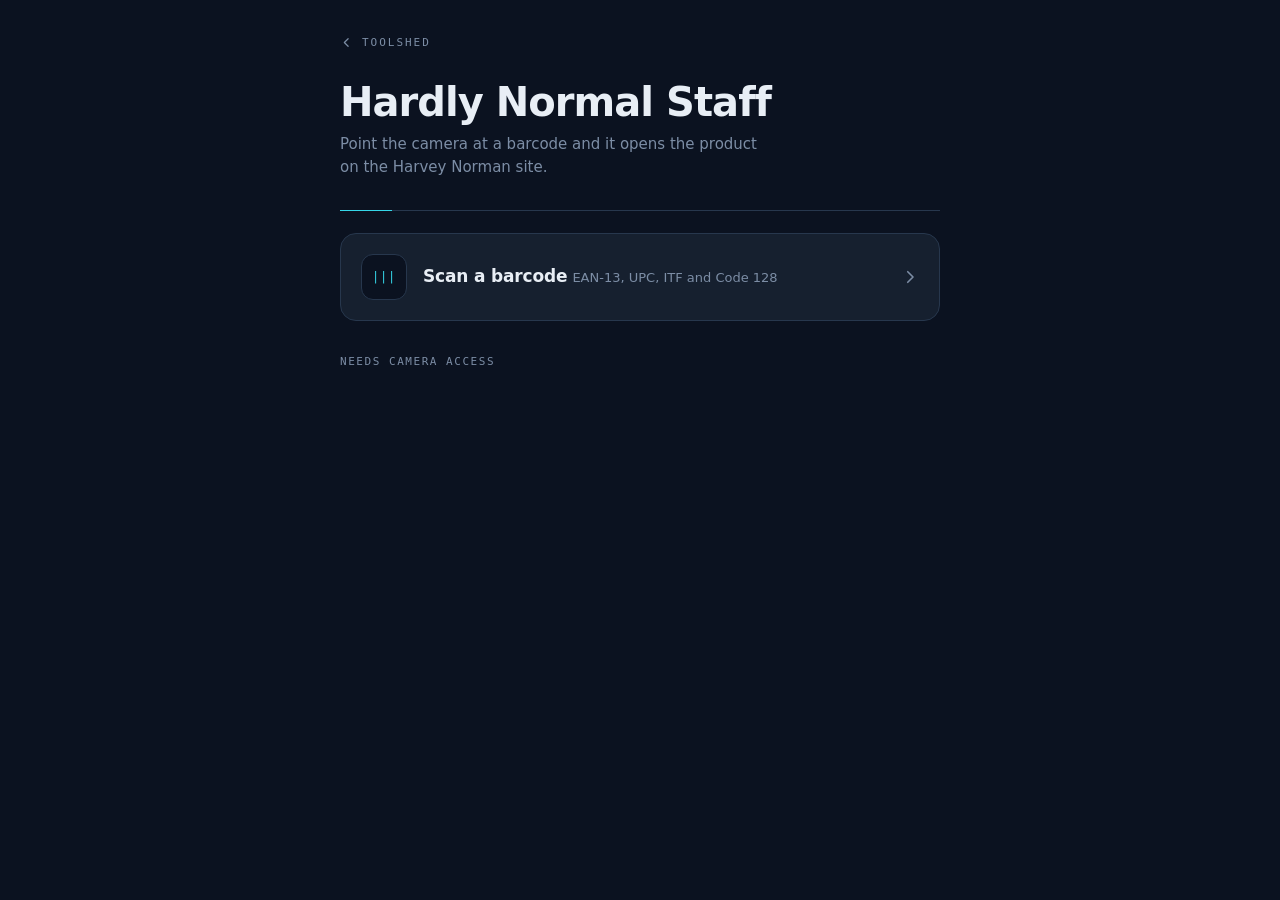
<file: mnt/user-data/outputs/site/hardly-normal/index.html>
<!DOCTYPE html>
<html lang="en">
<head>
<meta charset="utf-8">
<meta name="viewport" content="width=device-width, initial-scale=1, viewport-fit=cover">
<meta name="theme-color" content="#0B1220">
<title>Hardly Normal Staff — Toolshed</title>
<link rel="stylesheet" href="/assets/app.css">
</head>
<body>
<main class="shell">

  <a class="back" href="/">
    <svg viewBox="0 0 24 24"><path d="M15 5l-7 7 7 7" stroke-linecap="round" stroke-linejoin="round"/></svg>
    Toolshed
  </a>

  <h1>Hardly Normal Staff</h1>
  <p class="lede">Point the camera at a barcode and it opens the product on the Harvey Norman site.</p>

  <div class="rule"></div>

  <nav class="tiles">

    <a class="tile" href="/hardly-normal/scan/">
      <span class="glyph">|||</span>
      <span class="body">
        <span class="name">Scan a barcode</span>
        <span class="desc">EAN-13, UPC, ITF and Code 128</span>
      </span>
      <svg class="chev" viewBox="0 0 24 24"><path d="M9 5l7 7-7 7" stroke-linecap="round" stroke-linejoin="round"/></svg>
    </a>

    <!-- Copy the block above to add a tool. Change href, glyph, name, desc. -->

  </nav>

  <p class="foot">Needs camera access</p>

</main>
</body>
</html>
</file>
<file: assets/app.css>
:root{
  --ink:      #0B1220;
  --ink-lift: #16202F;
  --edge:     #27374D;
  --paper:    #E8EEF5;
  --muted:    #7C8DA5;
  --live:     #35D6E8;
  --lock:     #7BE495;
  --warn:     #F2A65A;
  --mono: ui-monospace, SFMono-Regular, "SF Mono", Menlo, Consolas, monospace;
  --sans: system-ui, -apple-system, "Segoe UI", Roboto, sans-serif;
}
*{box-sizing:border-box;margin:0;padding:0;-webkit-tap-highlight-color:transparent}
html{height:100%}
body{
  min-height:100%; background:var(--ink); color:var(--paper);
  font-family:var(--sans); -webkit-font-smoothing:antialiased;
}
a{color:inherit;text-decoration:none}
:focus-visible{outline:2px solid var(--live);outline-offset:3px;border-radius:6px}

.shell{
  max-width:640px; margin:0 auto;
  padding:calc(env(safe-area-inset-top) + 26px) 20px calc(env(safe-area-inset-bottom) + 40px);
}

/* --- header --- */
.eyebrow{
  font-family:var(--mono); font-size:11px; letter-spacing:.24em;
  text-transform:uppercase; color:var(--muted);
}
.back{
  display:inline-flex; align-items:center; gap:9px;
  font-family:var(--mono); font-size:11px; letter-spacing:.18em;
  text-transform:uppercase; color:var(--muted);
  padding:10px 14px 10px 11px; margin-left:-11px; border-radius:10px;
}
.back:hover{color:var(--live)}
.back svg{width:13px;height:13px;stroke:currentColor;stroke-width:2.2;fill:none}

h1{
  font-size:clamp(30px,8vw,40px); font-weight:640; letter-spacing:-.024em;
  line-height:1.05; margin:22px 0 10px;
}
.lede{color:var(--muted); font-size:15px; line-height:1.55; max-width:44ch}

/* the rule doubles as the section marker — cyan means "you are here" */
.rule{height:1px; background:var(--edge); margin:30px 0 22px; position:relative}
.rule::before{content:""; position:absolute; left:0; top:0; width:52px; height:1px; background:var(--live)}

/* --- tiles --- */
.tiles{display:flex; flex-direction:column; gap:11px}
.tile{
  display:flex; align-items:center; gap:16px;
  min-height:88px; padding:20px; border-radius:16px;
  background:var(--ink-lift); border:1px solid var(--edge);
  transition:border-color .16s ease, transform .12s ease, background .16s ease;
}
.tile:hover{border-color:var(--live); background:#1A2637}
.tile:active{transform:scale(.99)}
.tile .body{flex:1; min-width:0}
.tile .name{font-size:17px; font-weight:600; letter-spacing:-.01em}
.tile .desc{color:var(--muted); font-size:13px; line-height:1.45; margin-top:4px}
.tile .chev{width:18px; height:18px; stroke:var(--muted); stroke-width:2.2; fill:none; flex:none}
.tile:hover .chev{stroke:var(--live)}

.tile .glyph{
  width:46px; height:46px; flex:none; border-radius:12px;
  background:var(--ink); border:1px solid var(--edge);
  display:grid; place-items:center;
  font-family:var(--mono); font-size:12px; letter-spacing:.06em; color:var(--live);
}

.foot{margin-top:34px; font-family:var(--mono); font-size:11px;
      letter-spacing:.14em; text-transform:uppercase; color:var(--muted)}

@media (prefers-reduced-motion:reduce){*{transition:none!important}}
</file>
